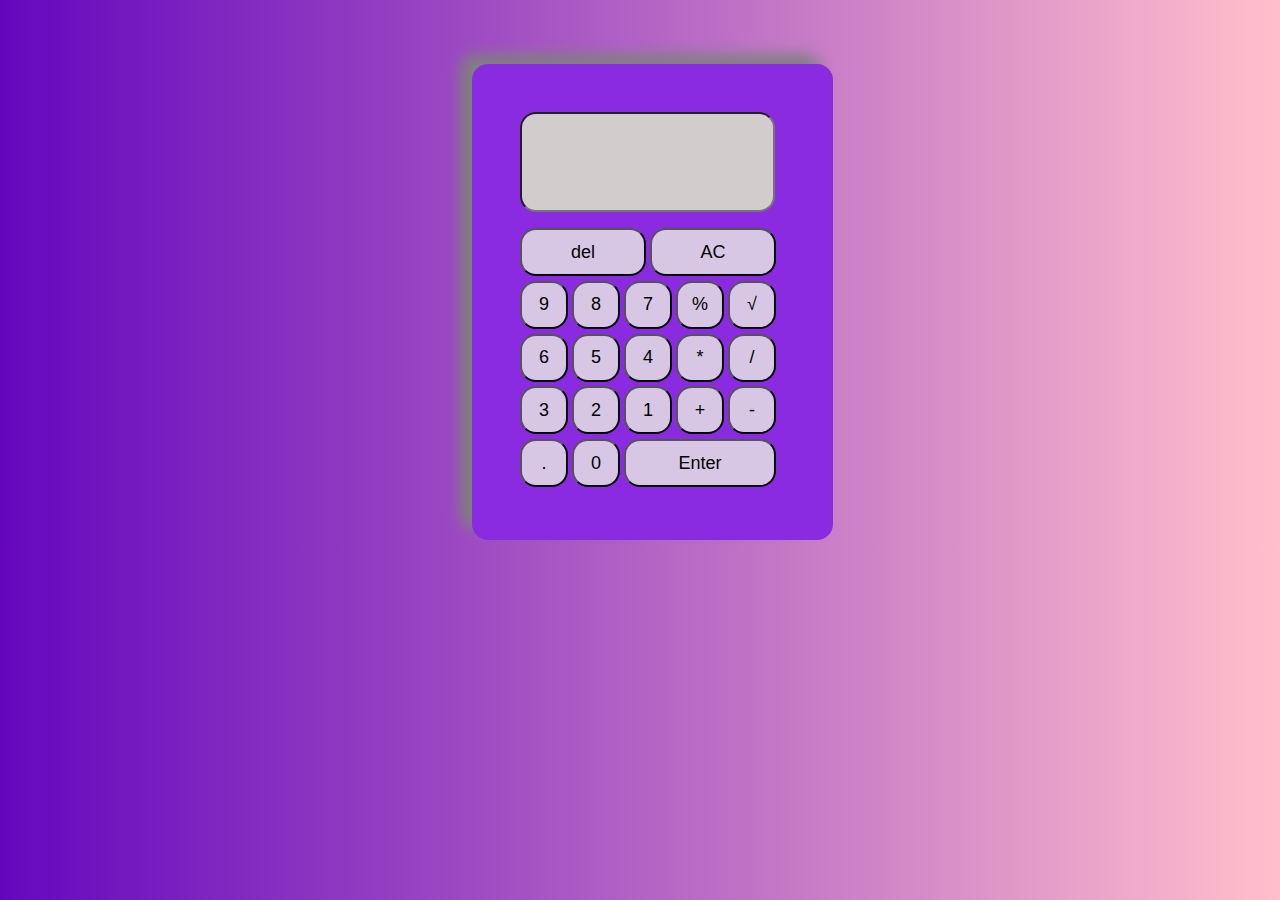
<file: Clculator/index.html>
<!DOCTYPE html>
<html lang="en">
<head>
    <meta charset="UTF-8">
    <meta name="viewport" content="width=device-width, initial-scale=1.0">
    <link rel="stylesheet" href="styl.css">
    <title>CALCULATOR</title>
</head>
<body>
    <div id="continer">
        <!--<div class="out">
            <div class="prev-num"></div>
            <div class="current-num"></div>
        </div>-->
        <input id="inp">
        <input id="inp1">
        <div >
            <input type="button" class="butn del" onclick="Delete()" value="del">
            <input type="button" class="butn ac" onclick="clearAll()" value="AC">
            
        </div>
        <div >
            <input type="button" class="butnn num1" onclick="display('9')" value="9">
            <input type="button" class="butnn num2" onclick="display('8')" value="8">
            <input type="button" class="butnn num3" onclick="display('7')"value="7">
            <input type="button" class="butn mult" onclick="display('%')" value="%">
            <input type="button" class="butn mult" onclick="display('√')" value="√">
            
        </div>
        <div>
            <input type="button" class="butnn num4" onclick="display('6')" value="6">
            <input type="button" class="butnn num5" onclick="display('5')" value="5">
            <input type="button" class="butnn num6" onclick="display('4')" value="4">
            <input type="button" class="butn main" onclick="display('*')" value="*">
            <input type="button" class="butn main" onclick="display('/')" value="/">
        </div>
        <div>
            <input type="button" class="butnn num7" onclick="display('3')" value="3">
            <input type="button" class="butnn num8" onclick="display('2')" value="2">
            <input type="button" class="butnn num9" onclick="display('1')" value="1">
            <input type="button" class="butn plus" onclick="display('+')" value="+">
            <input type="button" class="butn main" onclick="display('-')" value="-">

        </div>
        <div>
            <input type="button" class="butn main" onclick="display('.')" value=".">
            <input type="button" class="num0 butn" onclick="display('0')" value="0">
            
            
            <input type="button" class="butn equl" onclick="calculate()" value="Enter">
            
        </div>
    </input>
    <script type="text/javascript" src="script.js"></script>
</body>
</html>
</file>
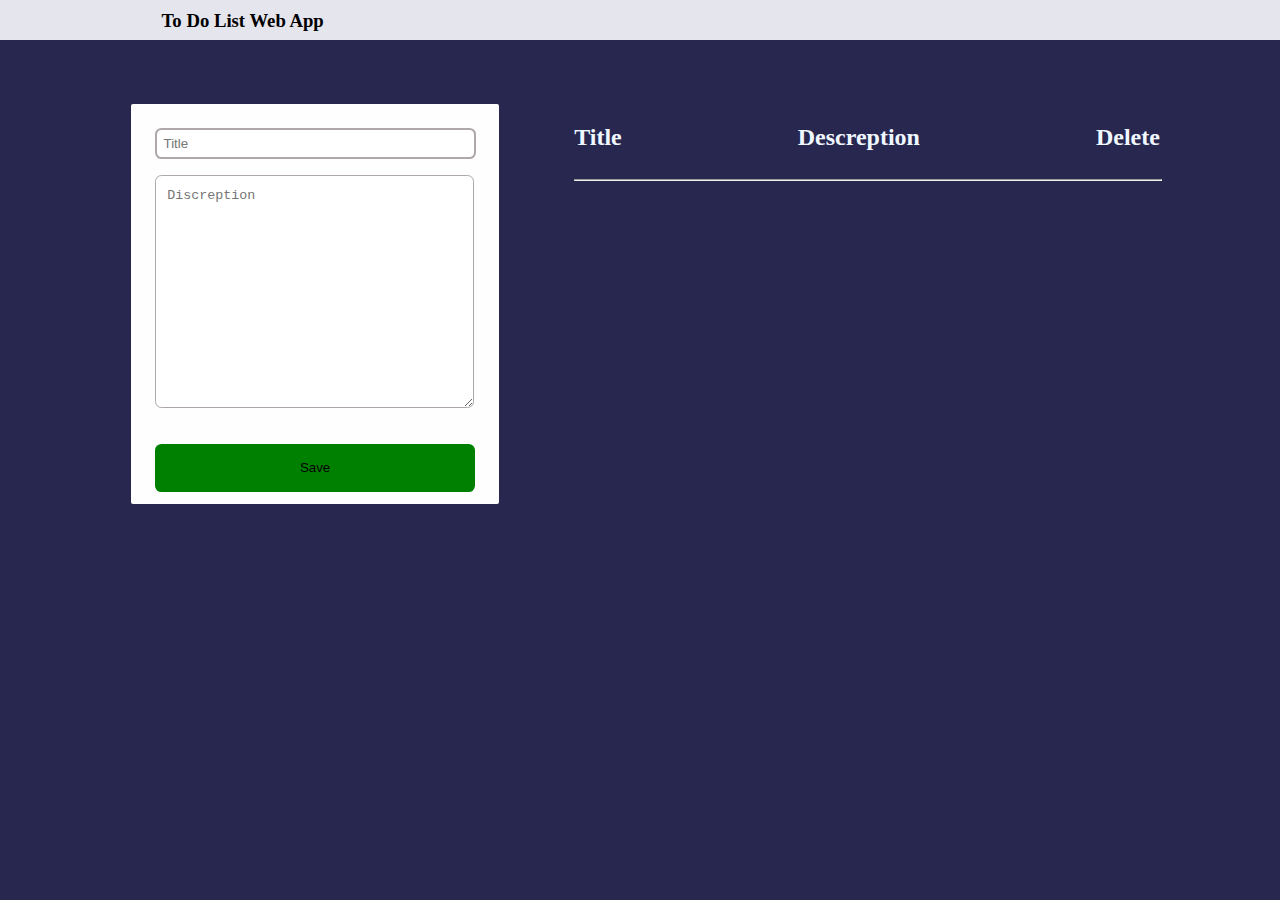
<file: To-do-list/index.html>
<!DOCTYPE html>
<html lang="en">
<head>
    <meta charset="UTF-8">
    <meta name="viewport" content="width=device-width, initial-scale=1.0">
    <link rel="stylesheet" href="styl.css" />
    <title>To-Do-list</title>
    
</head>
<body>
    <header>
        <h3>To Do List Web App</h3>
    </header>
    <div class="continer" >
        <div id="enter-box">
            <input type="text" id="input1" placeholder="Title">
            <textarea id="texaer"placeholder="Discreption"></textarea>
            <button id="butn" onclick="addTask()">Save</button>
        </div>
        <div id="show-box">
            <div id="left-side">
                <h2 class="words">Title</h2>
                <h2 class="words">Descreption</h2>
                <h2 class="words">Delete</h2>
            </div>
            <hr>
            <!---
            <div >
                <h2 class="words">Delete</h2>
            </div>-->
            <ul id="list-cont">
                <span></span>
            </ul>
        </div>
    </div>
    <script src="script.js"></script>
</body>
</html>
</file>
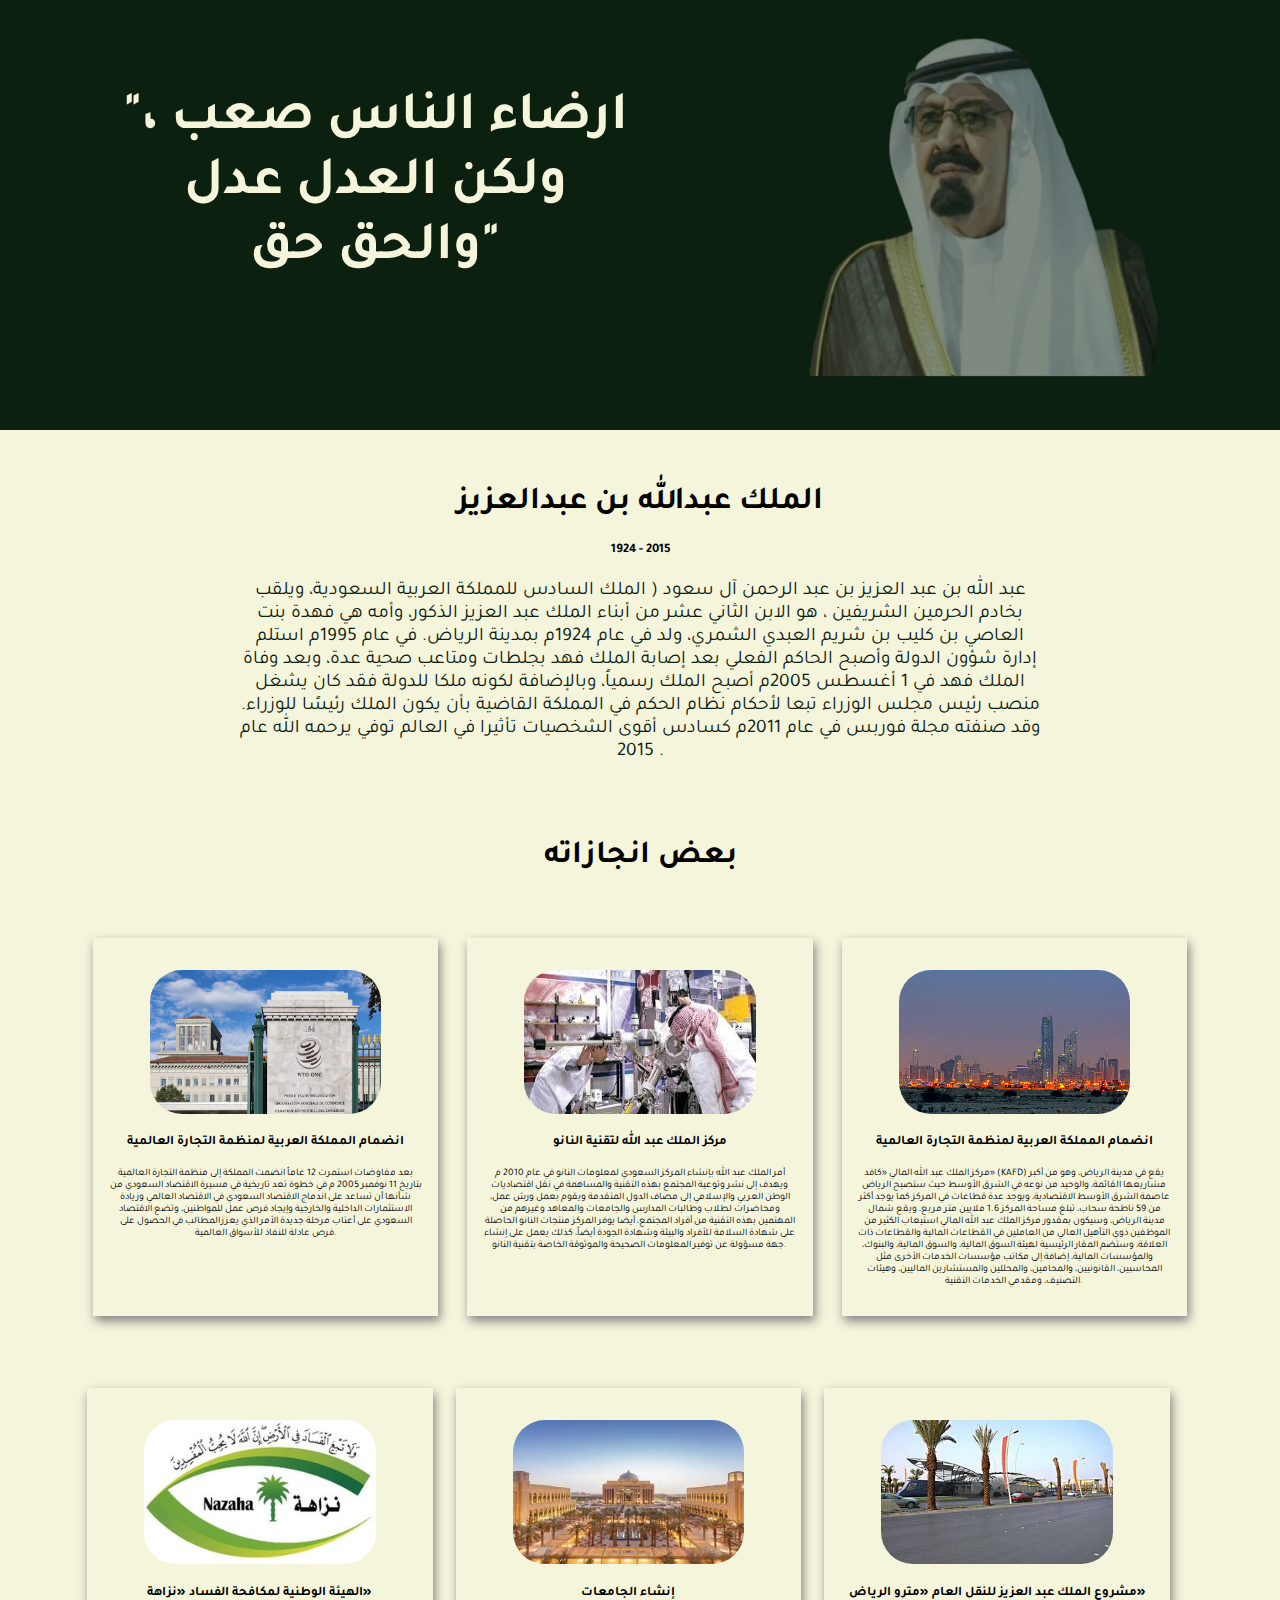
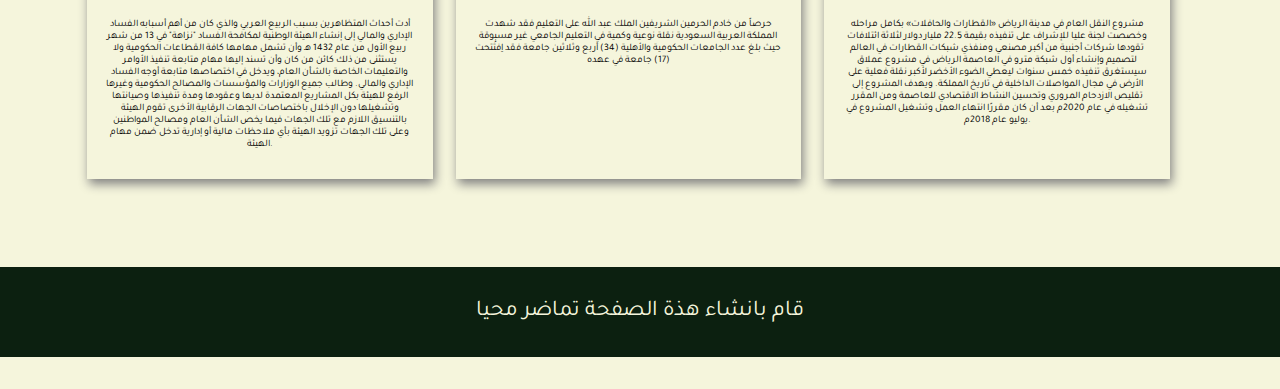
<file: tribute-page/index.html>
<!DOCTYPE html>
<html lang="en">
<head>
    <meta charset="UTF-8">
    <meta name="viewport" content="width=device-width, initial-scale=1.0">
    <link rel="stylesheet" href="style.css">
    <title>Tribute Page</title>
</head>
<body>
    <center>
        <div id="head">
            <p class="pra"><b>"ارضاء الناس صعب ، ولكن العدل عدل والحق حق"</b></p>
            <img id="logo1"src="king.jpg">
        </div>
        <div id="continer1">
            <h1 class="title text">الملك عبدالله بن عبدالعزيز</h1>
            <h4 class="text">1924 - 2015</h4>
        </div>
        <div id="intro">
            <p id="intro-pra">عبد الله بن عبد العزيز بن عبد الرحمن آل سعود ( الملك السادس للمملكة العربية السعودية، ويلقب بخادم الحرمين الشريفين ، هو الابن الثاني عشر من أبناء الملك عبد العزيز الذكور، وأمه هي فهدة بنت العاصي بن كليب بن شريم العبدي الشمري، ولد في عام 1924م بمدينة الرياض. في عام 1995م استلم إدارة شؤون الدولة وأصبح الحاكم الفعلي بعد إصابة الملك فهد بجلطات ومتاعب صحية عدة، وبعد وفاة الملك فهد في 1 أغسطس 2005م أصبح الملك رسمياً، وبالإضافة لكونه ملكا للدولة فقد كان يشغل منصب رئيس مجلس الوزراء تبعا لأحكام نظام الحكم في المملكة القاضية بأن يكون الملك رئيسًا للوزراء. وقد صنفته مجلة فوربس في عام 2011م كسادس أقوى الشخصيات تأثيرا في العالم توفي يرحمه الله عام 2015 .</p>
        </div>
        <br>

        <h1 class="title text">بعض انجازاته </h1>
    </center>
        <div id="achivement1">
            <div class="first-line-achiv" id="card1">
                <center>
                    <img class="fig" src="wto.jpg">
                    <h4>انضمام المملكة العربية لمنظمة التجارة العالمية</h4>
                    <p class="pra-achi">بعد مفاوضات استمرت 12 عاماً انضمت المملكة إلى منظمة التجارة العالمية
                        بتاريخ 11 نوفمبر 2005 م في خطوة تعد تاريخية في مسيرة الاقتصاد السعودي من شأنها أن تساعد على اندماج الاقتصاد السعودي في الاقتصاد العالمي وزيادة الاستثمارات الداخلية والخارجية وإيجاد فرص عمل للمواطنين، وتضع الاقتصاد السعودي على أعتاب مرحلة جديدة الأمر الذي يعززالمطالب في الحصول على فرص عادلة للنفاذ للأسواق العالمية.
                    </p>
                    
                    <br>
                </center>
            </div>
            <div class="first-line-achiv">
                <center>
                    <img class="fig" src="nano.jpg">
                    <h4>مركز الملك عبد الله لتقنية النانو</h4>
                    <p class="pra-achi">أمر الملك عبد الله بإنشاء المركز السعودي لمعلومات النانو في عام 2010 م ويهدف إلى نشر وتوعية المجتمع بهذه التقنية والمساهمة في نقل اقتصاديات الوطن العربي والإسلامي إلى مصاف الدول المتقدمة ويقوم بعمل ورش عمل، ومحاضرات لطلاب وطالبات المدارس والجامعات والمعاهد وغيرهم من المهتمين بهذه التقنية من أفراد المجتمع، أيضا يوفر المركز منتجات النانو الحاصلة على شهادة السلامة للأفراد والبيئة وشهادة الجودة أيضاً، كذلك يعمل على إنشاء جهة مسؤولة عن توفير المعلومات الصحيحة والموثوقة الخاصة بتقنية النانو.</p>
                </center>
                </div>
            <div class="first-line-achiv">
                <center>
                    <img class="fig" src="KAFD.jpg">
                    <h4>انضمام المملكة العربية لمنظمة التجارة العالمية</h4>
                    <p class="pra-achi">مركز الملك عبد الله المالي «كافد» (KAFD) يقع في مدينة الرياض، وهو من أكبر مشاريعها القائمة، والوحيد من نوعه في الشرق الأوسط حيث ستصبح الرياض عاصمة الشرق الأوسط الاقتصادية، ويوجد عدة قطاعات في المركز كما يوجد أكثر من 59 ناطحة سحاب، تبلغ مساحة المركز 1.6 ملايين متر مربع، ويقع شمال مدينة الرياض، وسيكون بمقدور مركز الملك عبد الله المالي استيعاب الكثير من الموظفين ذوي التأهيل العالي من العاملين في القطاعات المالية والقطاعات ذات العلاقة، وستضم المقار الرئيسية لهيئة السوق المالية، والسوق المالية، والبنوك، والمؤسسات المالية، إضافة إلى مكاتب مؤسسات الخدمات الأخرى مثل المحاسبين، القانونيين، والمحامين، والمحللين والمستشارين الماليين، وهيئات التصنيف، ومقدمي الخدمات التقنية.</p>
                    
                    <br>
                </center>
            </div>
        </div>
        <div id="achivement1">
            <div class="first-line-achiv">
                <center>
                    <img class="fig" src="nzahah.jpg">
                    <h4>الهيئة الوطنية لمكافحة الفساد «نزاهة»</h4>
                    <p class="pra-achi">أدت أحداث المتظاهرين بسبب الربيع العربي والذي كان من أهم أسبابه الفساد الإداري والمالي إلى إنشاء الهيئة الوطنية لمكافحة الفساد "نزاهة" في 13 من شهر ربيع الأول من عام 1432 هـ وأن تشمل مهامها كافة القطاعات الحكومية ولا يستثنى من ذلك كائن من كان وأن تسند إليها مهام متابعة تنفيذ الأوامر والتعليمات الخاصة بالشأن العام، ويدخل في اختصاصها متابعة أوجه الفساد الإداري والمالي. وطالب جميع الوزارات والمؤسسات والمصالح الحكومية وغيرها الرفع للهيئة بكل المشاريع المعتمدة لديها وعقودها ومدة تنفيذها وصيانتها وتشغيلها دون الإخلال باختصاصات الجهات الرقابية الأخرى تقوم الهيئة بالتنسيق اللازم مع تلك الجهات فيما يخص الشأن العام ومصالح المواطنين وعلى تلك الجهات تزويد الهيئة بأي ملاحظات مالية أو إدارية تدخل ضمن مهام الهيئة.</p>
                    <br>
                </center>
            </div>
            <div class="first-line-achiv">
                <center>
                    <img class="fig" src="nurahuniv.jpg">
                    <h4>إنشاء الجامعات</h4>
                    <p class="pra-achi">حرصاً من خادم الحرمين الشريفين الملك عبد الله على التعليم فقد شهدت المملكة العربية السعودية نقلة نوعية وكمية في التعليم الجامعي غير مسبوقة حيث بلغ عدد الجامعات الحكومية والأهلية (34) أربع وثلاثين جامعة فقد اِفتُتحت (17) جامعة في عهده</p>
                </center>
                </div>
            <div class="first-line-achiv">
                <center>
                    <img class="fig" src="Riyadh_metro.jpg">
                    <h4>مشروع الملك عبد العزيز للنقل العام «مترو الرياض»</h4>
                    <p class="pra-achi">مشروع النقل العام في مدينة الرياض «القطارات والحافلات» بكامل مراحله وخصصت لجنة عليا للإشراف على تنفيذه بقيمة 22.5 مليار دولار لثلاثة ائتلافات تقودها شركات أجنبية من أكبر مصنعي ومنفذي شبكات القطارات في العالم لتصميم وإنشاء أول شبكة مترو في العاصمة الرياض في مشروع عملاق سيستغرق تنفيذه خمس سنوات ليعطي الضوء الأخضر لأكبر نقلة فعلية على الأرض في مجال المواصلات الداخلية في تاريخ المملكة.
                        ويهدف المشروع إلى تقليص الازدحام المروري وتحسين النشاط الاقتصادي للعاصمة ومن المقرر تشغيله في عام 2020م بعد أن كان مقررًا انتهاء العمل وتشغيل المشروع في يوليو عام 2018م.</p>
                    <br>
                </center>
            </div>
            <br>
        </div>
        <footer>
            <p class="pra-footer">قام بانشاء هذة الصفحة تماضر محيا</p>
        </footer>
</body>
</html>
</file>
<file: Clculator/styl.css>
:root{
    --colorbutn:rgb(215, 199, 229);
}
body{
    background: rgb(210,210,204);
    background: linear-gradient(to right,rgb(101, 6, 190),pink);

}
.out{
    grid-column: 1/-1;
    background-color: whitesmoke;
    display: flex;
    align-items: flex-end;
    justify-content: space-between;
    width: 21%;
}
#continer{
    position: relative;
    left: 29rem;
    margin-top: 4rem;
    padding: 3rem;
    background: blueviolet;
    width: 21%;
    border-radius: 1rem;
    box-shadow: -12px -10px 14px gray;
}
#inp{
    position: absolute;
    background: none;
    border: none;
    top: 4rem;
    left: 4rem;
    z-index: 5;
}
#inp1{
    font-size: 2rem;
    text-align: end;
    padding: 2rem 1rem 0rem 0.9rem;
    width: 13.8rem;
    height: 4rem;
    margin-bottom: 1rem;
    border-radius: 1rem;
    background-color: rgb(210, 204, 204);
}
.butnn ,.butn{
    font-size: large;
    background:var(--colorbutn);
    border-radius: 1rem;
    margin-bottom: 0.3rem;
    width: 3rem;
    height: 3rem;
}
.del ,.ac{
    font-size: large;
    background:var(--colorbutn);
    border-radius: 1rem;
    margin-bottom: 0.3rem;
    width: 7.88rem;
}
.equl{
    font-size: large;
    background:var(--colorbutn);
    border-radius: 1rem;
    width: 9.5rem;
}
.butnn:hover ,.butn:hover{
    background: darkgoldenrod;
}
.equl:hover{
    background: darkgreen;
}
.del:hover ,.ac:hover{
    background: darkred;
}
</file>
<file: To-do-list/styl.css>
header{
    background-color: rgb(229, 229, 237);
    height: 3rem;
    margin: -1.12rem -1.12rem 2rem -1.5rem;
    
    padding-top: 0.1rem;
    padding-left: 11.1rem;
}
body{
    background: rgb(39, 39, 79);
} 
.continer{
    margin-top: 4rem;
    display: flex;
    justify-content: space-evenly;
}
#enter-box{
    width: 20rem;
    background: rgb(254, 254, 254);
    border-radius: 2px;
    height: 22rem;
    padding: 1.5rem;
}
#input1{
    width: 19rem;
    padding: 0.4rem;
    border-style: solid;
    border-color: #afa8a8;
    border-radius: 0.4rem;

}
textarea{
    position: relative;
    top: 1rem;
    width: 18.4rem;
    height: 13rem;
    border-color: #afa8a8;
    border-radius: 0.4rem;
    padding: .7rem;
}
#butn{
    position: relative;
    top: 3rem;
    width: 20rem;
    height: 3rem;
    background: green;
    border: none;
    border-radius: .4rem;
}
#butn:hover{
    background: goldenrod;
}
.words{
    color: aliceblue;
    margin-right: 9rem;
    margin-left: 2rem;
}
#show-box{
    width: 48%;
    margin-left: -5rem;
}
#left-side{
    display: flex;
    width: 59%;
    padding-right: 13rem;
    align-items: flex-start;
    justify-content: space-between;
}
hr{
    color: #84b1c7;
    text-align: right;
    width: 36.6rem;
    margin-left: 2rem;
}
#list-cont{
    width: 98%;
    margin-left: 2rem;
    
    border-radius: .3rem;
    height: 2.5rem;
    padding: 1rem;

}

ul li{
    width: 95%;
    background: white;
    list-style: none;
    font-size: .7rem;
    font-family: 'Borel', cursive;
    padding: 1rem 1rem;
    top: 1.7rem;
    display: flex;
    margin-top: 11px;
    margin-left: -1rem;
}
li{
    margin: 0rem 2rem 0rem 1rem;
}
ul li i::before{
    content: '';
    position: absolute;
    width: 15px;
    height: 2px;
    top: .9rem;
    left: .5rem;
    background: #7d7777;
    transform: rotate(-45deg);
}
ul li i::after{
    content: '';
    position: absolute;
    width: 15px;
    height: 2px;
    top: .9rem;
    left: .5rem;
    background: #7d7777;
    transform: rotate(45deg);
}
ul li.done{
    background: #7d7777;
    text-decoration: line-through;
}
ul li{
    background: white;
    margin-bottom: 3rem;
    width: 34.7rem;
    list-style: none;
    font-size: .7rem;
    font-family: 'Borel', cursive;
    position: relative;
    top: 1.7rem;
    display: flex;
    margin-top: -32px;
}

ul li i{
    position: absolute;
    right: 0.5rem;
    top: .5rem;
    width: 2rem;
    height: 2rem;
    background: darkred;
}
i:hover{
    background:  rgb(186, 44, 44);
}
</file>
<file: tribute-page/style.css>
@import url('https://fonts.googleapis.com/css2?family=Borel&family=Bricolage+Grotesque&family=Inter:wght@200&family=League+Spartan:wght@100&family=Noto+Nastaliq+Urdu:wght@400;500;600;700&family=Tajawal:wght@200;300;400;500;700;800;900&display=swap');
@import url('https://fonts.googleapis.com/css2?family=Borel&family=Bricolage+Grotesque&family=Gulzar&family=Inter:wght@200&family=League+Spartan:wght@100&family=Noto+Nastaliq+Urdu:wght@700&family=Tajawal:wght@200;300;400;500;700;800;900&display=swap');

:root {
    --firstcolor:rgb(12, 32, 16);
    --secondcolor-font:beige;
    --fimaly-font:'Tajawal', sans-serif;
}
body{
    background: var(--secondcolor-font);
}
#head{
    display: flex;
    justify-content: space-evenly;
    background: var(--firstcolor);
    padding-bottom: 3.4rem;
    margin: -2.5rem -0.5rem 0rem -0.5rem;
}
.pra{
    width: 41%;
    font-size: 3.4rem;
    margin: 7.5rem 0rem 0rem 5rem;
    color:var(--secondcolor-font);
    font-family: var(--fimaly-font);
}
#logo1{
    width: 45%;
    height: 28rem;
    opacity: 0.47;
}
#logo1:hover{
    width: 60%;
    height: 30rem;

}
.text{
    color: var(--color-font);
    font-family: var(--fimaly-font);
}

#continer1{
    margin: -2.5rem -0.5rem -4rem -0.5rem;
    padding: 2rem 0rem;
    background: var(--secondcolor-font);
}


#intro{
    margin: -0.5rem -0.5rem 0rem -0.5rem;
    padding: 1rem 15rem;
    background: var(--secondcolor-font);
}

#intro-pra{
    font-size: 1.2rem;
    color: var(--firstcolor);
    font-family: var(--fimaly-font);
}
#achivement1{
    margin: -0.5rem -0.5rem 0rem -0.5rem;
    padding: 3rem 4rem 2rem;
    background: var(--secondcolor-font);
    display: flex;
    justify-content: space-evenly;
}
.fig{
    margin-top: 2rem;
    width: 67%;
    height: 9rem;
    border-radius: 2rem;
}
.pra-achi{
    padding: 0rem 1rem;
    font-size: 10px;
    font-family: var(--fimaly-font);
}
h4{
    font-size: 13px;
    padding: 0rem 1rem;
    font-family: var(--fimaly-font);

}
.first-line-achiv{
    box-shadow: 2px 5px 10px gray;
    width: 30%;
}
.first-line-achiv:hover{
    background: whitesmoke;
    width: 50%;
    box-shadow: 4px 7px 10px gray;
    z-index: 10;
}
footer{
    background: var(--firstcolor);
    text-align: center;
    margin: 3.5rem -0.5rem -3rem -0.5rem
}



.pra-footer{
    padding: 2rem;
    font-size: 1.4rem;
    color:var(--secondcolor-font);
    font-family: var(--fimaly-font);
}
</file>
